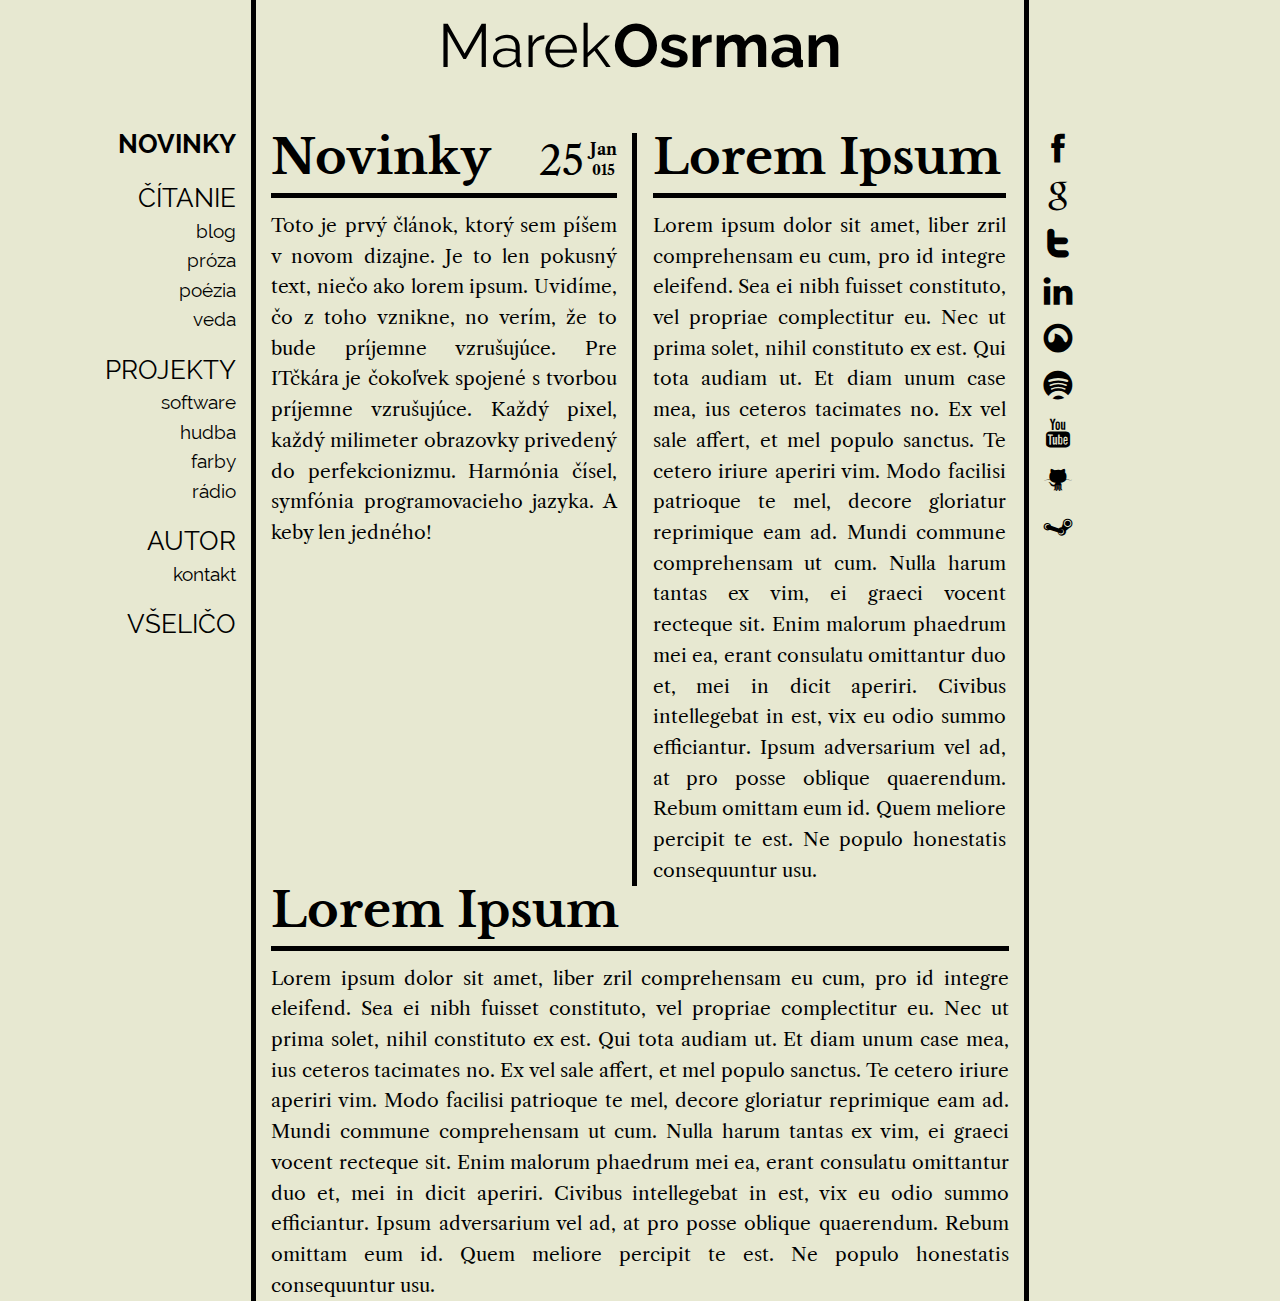
<file: index.html>
<!DOCTYPE html>
<html>
  <head>
    <meta charset="utf-8">
	<title>M</title>
    <link href="css/style.css" rel="stylesheet">
  </head>

<body>

<header>
	<h1>Marek<strong>Osrman</strong></h1>
</header>

<nav>
	<a class="actual" href="index.html" 			title="News"		 >Novinky</a>
	<a  			  href="blog.html" 				title="Read"			 >Čítanie</a>
		<a class="subnav" href=""						title="Blog"			>Blog</a>
        <a class="subnav" href=""                       title="Prosaic"         >Próza</a>
        <a class="subnav" href=""                       title="Poetic"          >Poézia</a>
		<a class="subnav" href=""						title="Papers"			>Veda</a>
	<a 				  href="projects.html" 			title="Projects hub"	 >Projekty</a>
		<a class="subnav" href=""						title="Software"		>Software</a>
		<a class="subnav" href=""						title="Music"			>Hudba</a>
        <a class="subnav" href=""                       title="Colors"          >Farby</a>
		<a class="subnav" href=""						title="Radio"			>Rádio</a>
	<a 				  href="about.html" 			title="About author"	 >Autor</a>
        <a class="subnav" href=""                       title="Contact"         >Kontakt</a>
	<a 				  href="something.html" 		title="Interesting Stuff">Všeličo</a>
</nav>

<section>
  <div class="full_width"></div>

  <article class="art_left">
    <h1>Novinky</h1>
    <span class="time">
        <span class="time_day">25</span>
        <span class="time_month">Jan</span>
        <span class="time_year">015</span>
    </span>
	<p>
        Toto je prvý článok, ktorý sem píšem v novom dizajne. Je to len pokusný text, niečo ako lorem
        ipsum. Uvidíme, čo z toho vznikne, no verím, že to bude príjemne vzrušujúce. Pre ITčkára
        je čokoľvek spojené s tvorbou príjemne vzrušujúce. Každý pixel, každý milimeter obrazovky
        privedený do perfekcionizmu. Harmónia čísel, symfónia programovacieho jazyka. A keby len
        jedného!
		 <!-- á é í ó ú ý ô ä ĺ <br> -->
		 <!-- ď ť ň ľ č ž š <br> -->
	</p>
  </article>

  <article class="art_right">
    <h1>Lorem Ipsum</h1>
	<p>
        Lorem ipsum dolor sit amet, liber zril comprehensam eu cum, pro id integre eleifend. Sea ei nibh fuisset constituto, vel propriae complectitur eu. Nec ut prima solet, nihil constituto ex est. Qui tota audiam ut.

        Et diam unum case mea, ius ceteros tacimates no. Ex vel sale affert, et mel populo sanctus. Te cetero iriure aperiri vim. Modo facilisi patrioque te mel, decore gloriatur reprimique eam ad. Mundi commune comprehensam ut cum.

        Nulla harum tantas ex vim, ei graeci vocent recteque sit. Enim malorum phaedrum mei ea, erant consulatu omittantur duo et, mei in dicit aperiri. Civibus intellegebat in est, vix eu odio summo efficiantur. Ipsum adversarium vel ad, at pro posse oblique quaerendum. Rebum omittam eum id. Quem meliore percipit te est. Ne populo honestatis consequuntur usu.

		 <!-- á é í ó ú ý ô ä ĺ <br> -->
		 <!-- ď ť ň ľ č ž š <br> -->
	</p>
  </article>

  <article>
    <h1>Lorem Ipsum</h1>
	<p>
        Lorem ipsum dolor sit amet, liber zril comprehensam eu cum, pro id integre eleifend. Sea ei nibh fuisset constituto, vel propriae complectitur eu. Nec ut prima solet, nihil constituto ex est. Qui tota audiam ut.

        Et diam unum case mea, ius ceteros tacimates no. Ex vel sale affert, et mel populo sanctus. Te cetero iriure aperiri vim. Modo facilisi patrioque te mel, decore gloriatur reprimique eam ad. Mundi commune comprehensam ut cum.

        Nulla harum tantas ex vim, ei graeci vocent recteque sit. Enim malorum phaedrum mei ea, erant consulatu omittantur duo et, mei in dicit aperiri. Civibus intellegebat in est, vix eu odio summo efficiantur. Ipsum adversarium vel ad, at pro posse oblique quaerendum. Rebum omittam eum id. Quem meliore percipit te est. Ne populo honestatis consequuntur usu.

		 <!-- á é í ó ú ý ô ä ĺ <br> -->
		 <!-- ď ť ň ľ č ž š <br> -->
	</p>
  </article>

</section>

<div class="nav_social">
    <a href="" title="Facebook">&#xf125;<span class="soc_name">Facebook</span></a>
    <a href="" title="Google">&#xf135;<span class="soc_name">Google</span></a>
    <a href="" title="Twitter">&#xf181;<span class="soc_name">Twitter</span></a>
    <a href="http://sk.linkedin.com/pub/marek-osrman/8b/26/560" title="LinkedIn">&#xf146;<span class="soc_name">LinkedIn</span></a>

    <a href="http://grooveshark.com/#!/taurusko" title="Grooveshark">&#xf13a;<span class="soc_name">Grooveshark</span></a>
    <a href="" title="Spotify">&#xf177;<span class="soc_name">Spotify</span></a>
    <a href="" title="Youtube">&#xf193;<span class="soc_name">YouTube</span></a>
    <a href="https://github.com/MarekOsrman" title="GitHub">&#xf133;<span class="soc_name">GitHub</span></a>
    <a href="http://steamcommunity.com/profiles/76561198081053866/" title="Steam">&#xf17a;<span class="soc_name">Steam</span></a>

</div>

<footer>
	<p>Copyright: <em>Marek Osrman</em></p>
	<p>Hosted on: <a href="https://github.com/" title="GitHub">GitHub.com</a></p>
	<p>DNS by: <a href="https://www.websupport.sk/" title="Websupport.sk">Websupport.sk</a></p>
</footer>

</body>
</html>
</file>
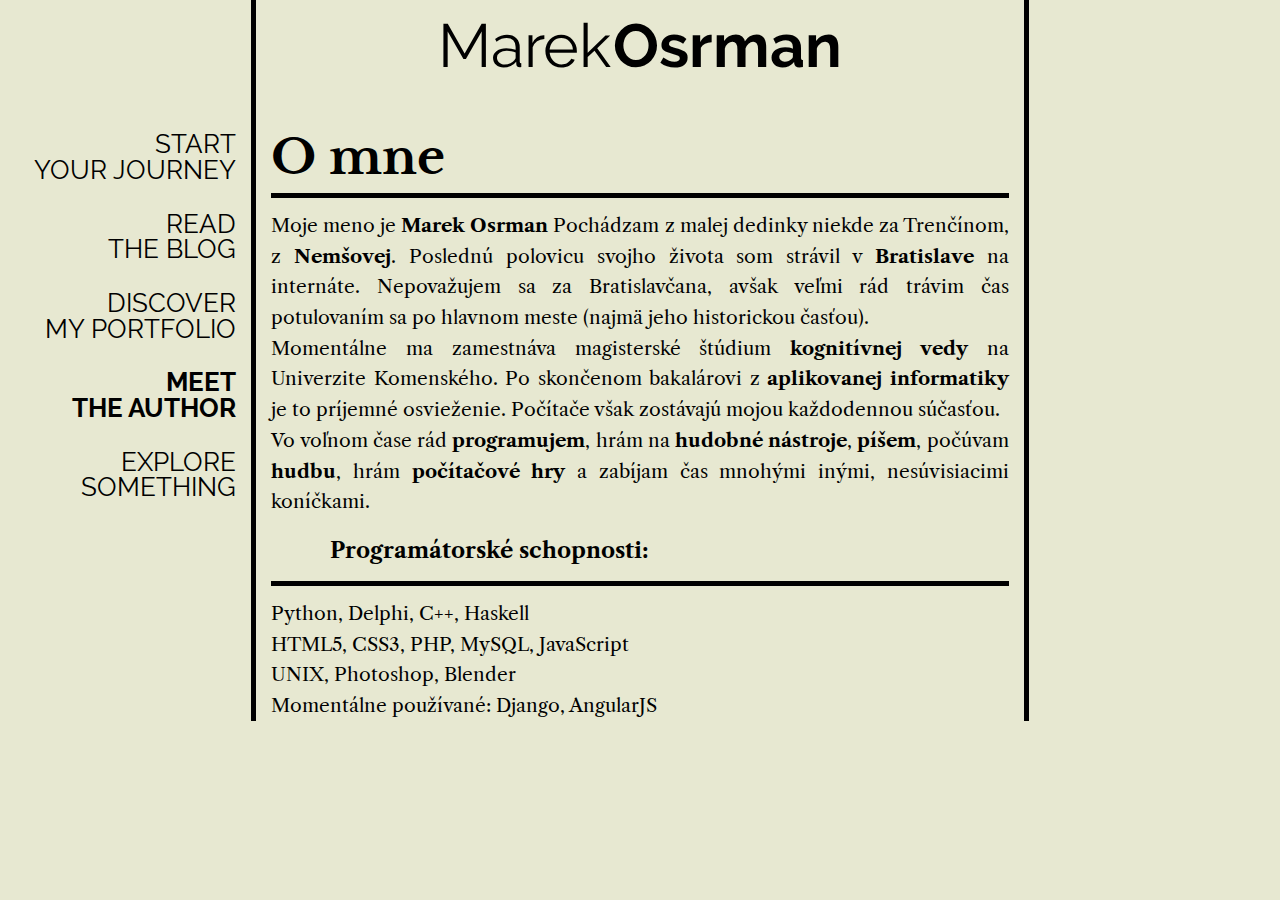
<file: about.html>
<!DOCTYPE html>
<html>
  <head>
    <meta charset="utf-8">
	<title>M</title>
    <link href="css/style.css" rel="stylesheet">
  </head>

<body>

<header>
	<h1>Marek<strong>Osrman</strong></h1>
</header>

<nav>
	<a 				  href="index.html" 			title="Main page"		 >Start<div class="nav_under">your journey</div></a>
	<a 				  href="blog.html" 				title="Blog"			 >Read<div class="nav_under">the blog</div></a>	
	<a 				  href="projects.html" 			title="Projects hub"	 >Discover<div class="nav_under">my portfolio</div></a>	
	<a class="actual" href="about.html" 			title="About author"	 >Meet<div class="nav_under">the author</div></a>
	<a 				  href="something.html" 		title="Interesting Stuff">Explore<div class="nav_under">something</div></a>
</nav>

<div class="full-line"></div>

<section>
  <article>
    <h1>O mne</h1>
	<p>
		Moje meno je <b>Marek Osrman</b> Pochádzam z malej dedinky niekde za Trenčínom, z <b>Nemšovej</b>. Poslednú
        polovicu svojho života som strávil v <b>Bratislave</b> na internáte. Nepovažujem sa za Bratislavčana, avšak
        veľmi rád trávim čas potulovaním sa po hlavnom meste (najmä jeho historickou časťou).
        <br>
        Momentálne ma zamestnáva magisterské štúdium <b>kognitívnej vedy</b> na Univerzite Komenského. Po skončenom
        bakalárovi z <b>aplikovanej informatiky</b> je to príjemné osvieženie. Počítače však zostávajú mojou
        každodennou súčasťou.
        <br>
        Vo voľnom čase rád <b>programujem</b>, hrám na <b>hudobné nástroje</b>, <b>píšem</b>, počúvam <b>hudbu</b>,
        hrám <b>počítačové hry</b> a zabíjam čas mnohými inými, nesúvisiacimi koníčkami.
	</p>
	<h2>Programátorské schopnosti:</h2>
	<p>
		Python, Delphi, C++, Haskell <br>
		HTML5, CSS3, PHP, MySQL, JavaScript <br>
		UNIX, Photoshop, Blender <br>
        Momentálne používané: Django, AngularJS
	</p>
  </article>
</section>

<footer>
	<p>Copyright: <em>Marek Osrman</em></p>
	<p>Hosted on: <a href="https://github.com/" title="GitHub">GitHub.com</a></p>
	<p>DNS by: <a href="https://www.websupport.sk/" title="Websupport.sk">Websupport.sk</a></p>
</footer>

</body>
</html>
</file>
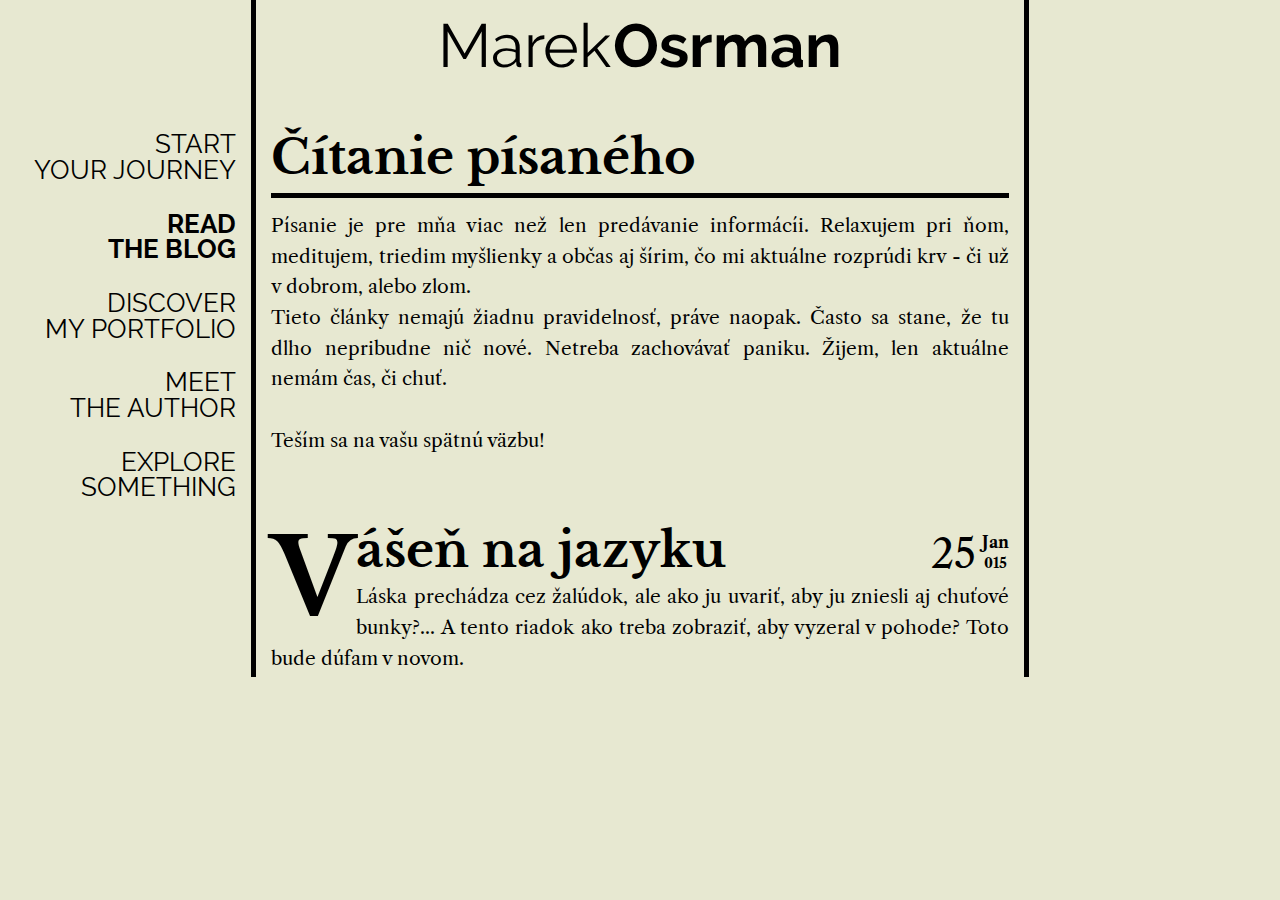
<file: blog.html>
<!DOCTYPE html>
<html>
  <head>
    <meta charset="utf-8">
	<title>M</title>
    <link href="css/style.css" rel="stylesheet">
  </head>

<body>

<header>
	<h1>Marek<strong>Osrman</strong></h1>
</header>

<nav>
	<a 				  href="index.html" 			title="Main page"		 >Start<div class="nav_under">your journey</div></a>
	<a class="actual" href="blog.html" 				title="Blog"			 >Read<div class="nav_under">the blog</div></a>	
	<a 				  href="projects.html" 			title="Projects hub"	 >Discover<div class="nav_under">my portfolio</div></a>	
	<a 				  href="about.html" 			title="About author"	 >Meet<div class="nav_under">the author</div></a>
	<a 				  href="something.html" 		title="Interesting Stuff">Explore<div class="nav_under">something</div></a>
</nav>

<div class="full-line"></div>

<section>
  <article>
    <h1>Čítanie písaného</h1>
	<p>
		Písanie je pre mňa viac než len predávanie informácíi. Relaxujem pri ňom, meditujem, triedim myšlienky
        a občas aj šírim, čo mi aktuálne rozprúdi krv - či už v dobrom, alebo zlom.
        <br>
        Tieto články nemajú žiadnu pravidelnosť, práve naopak. Často sa stane, že tu dlho nepribudne nič nové.
        Netreba zachovávať paniku. Žijem, len aktuálne nemám čas, či chuť.
        <br><br>
        Teším sa na vašu spätnú väzbu!
        <br><br>
	</p>
  </article>
  
  
  <a href="blogs/04-05-2014_20-14_cestoviny.html">
		<div class="read_whole">Čítaj celý článok...</div>
  <h2>Vášeň na jazyku</h2>
      <span class="time">
        <span class="time_day">25</span>
        <span class="time_month">Jan</span>
        <span class="time_year">015</span>
    </span>
  <p>
	Láska prechádza cez žalúdok, ale ako ju uvariť, aby ju zniesli aj chuťové bunky?...
      A tento riadok ako treba zobraziť, aby vyzeral v pohode? Toto bude dúfam v novom.
  </p>
  </a>
</section>

<footer>
	<p>Copyright: <em>Marek Osrman</em></p>
	<p>Hosted on: <a href="https://github.com/" title="GitHub">GitHub.com</a></p>
	<p>DNS by: <a href="https://www.websupport.sk/" title="Websupport.sk">Websupport.sk</a></p>
</footer>

</body>
</html>
</file>
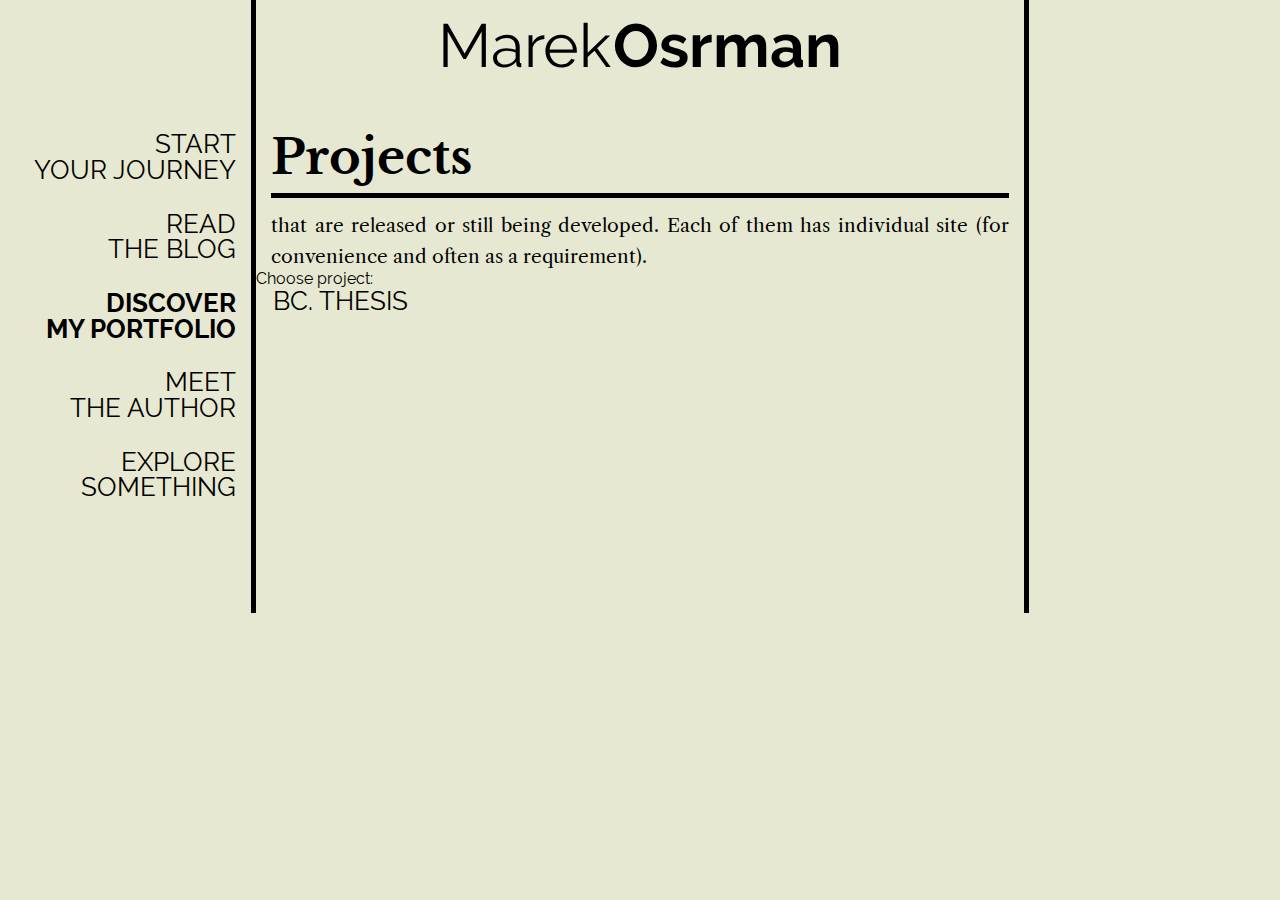
<file: projects.html>
<!DOCTYPE html>
<html>
  <head>
    <meta charset="utf-8">
    <title>M</title>
    <link href="css/style.css" rel="stylesheet">
  </head>

<body>

<header>
	<h1>Marek<strong>Osrman</strong></h1>
</header>

<nav>
	<a 				  href="index.html" 			title="Main page"		 >Start<div class="nav_under">your journey</div></a>
	<a  			  href="blog.html" 				title="Blog"			 >Read<div class="nav_under">the blog</div></a>	
	<a class="actual" href="projects.html" 			title="Projects hub"	 >Discover<div class="nav_under">my portfolio</div></a>	
	<a 				  href="about.html" 			title="About author"	 >Meet<div class="nav_under">the author</div></a>
	<a 				  href="something.html" 		title="Interesting Stuff">Explore<div class="nav_under">something</div></a>
</nav>

<div class="full-line"></div>

<section>
  <article>
    <h1>Projects</h1>
    <p>
		that are released or still being developed. Each of them has individual site (for convenience and often as a requirement).
    </p>
  </article>
  
  <nav class="nav_project">
	<h2>Choose project:</h2>
	<a href="projects/Bachelor/bachelor.html" title="Bc. Thesis">Bc. Thesis</a>
	<!-- <a href="projects/Splay/splay.html" title="Splay Tree">Splay Tree</a> -->
  </nav>
  
</section>


<footer>
	<p>Copyright: <em>Marek Osrman</em></p>
	<p>Hosted on: <a href="https://github.com/" title="GitHub">GitHub.com</a></p>
	<p>DNS by: <a href="https://www.websupport.sk/" title="Websupport.sk">Websupport.sk</a></p>
</footer>


</body>
</html>
</file>
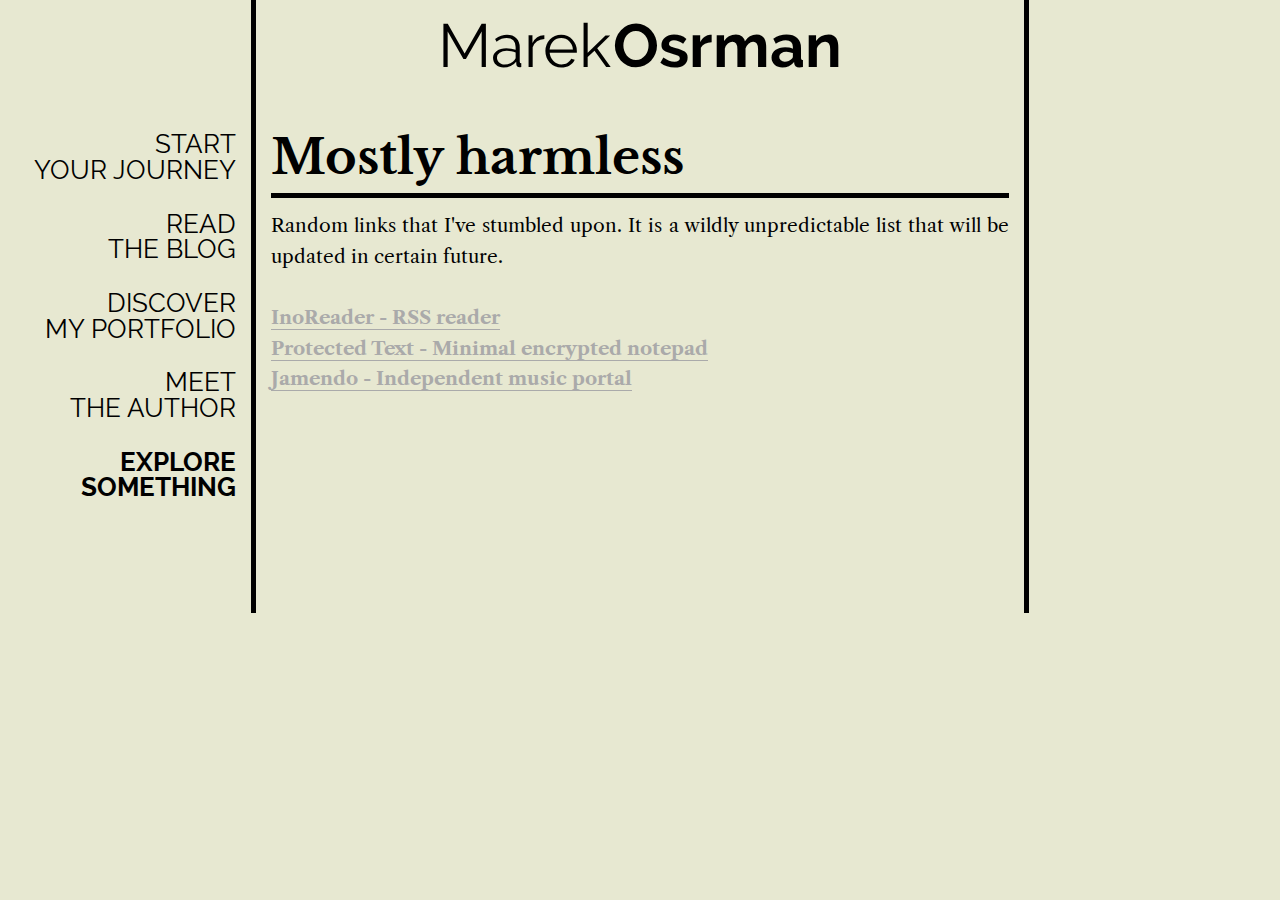
<file: something.html>
<!DOCTYPE html>
<html>
  <head>
    <meta charset="utf-8">
	<title>M</title>
    <link href="css/style.css" rel="stylesheet">
  </head>

<body>

<header>
	<h1>Marek<strong>Osrman</strong></h1>
</header>

<nav>
	<a 				  href="index.html" 			title="Main page"		 >Start<div class="nav_under">your journey</div></a>
	<a  			  href="blog.html" 				title="Blog"			 >Read<div class="nav_under">the blog</div></a>	
	<a 				  href="projects.html" 			title="Projects hub"	 >Discover<div class="nav_under">my portfolio</div></a>	
	<a 				  href="about.html" 			title="About author"	 >Meet<div class="nav_under">the author</div></a>
	<a class="actual" href="something.html" 		title="Interesting Stuff">Explore<div class="nav_under">something</div></a>
</nav>

<div class="full-line"></div>

<section>
  <article>
    <h1>Mostly harmless</h1>
	<p>
		Random links that I've stumbled upon. It is a wildly unpredictable list that will be updated in certain future.
		<br><br>
		<a href="http://www.inoreader.com">InoReader - RSS reader</a> <br>
		<a href="http://www.protectedtext.com">Protected Text - Minimal encrypted notepad</a> <br>
		<a href="http://www.jamendo.com">Jamendo - Independent music portal</a></a>
		<br><br>
	</p>
  </article>
</section>

<footer>
	<p>Copyright: <em>Marek Osrman</em></p>
	<p>Hosted on: <a href="https://github.com/" title="GitHub">GitHub.com</a></p>
	<p>DNS by: <a href="https://www.websupport.sk/" title="Websupport.sk">Websupport.sk</a></p>
</footer>

</body>
</html>
</file>
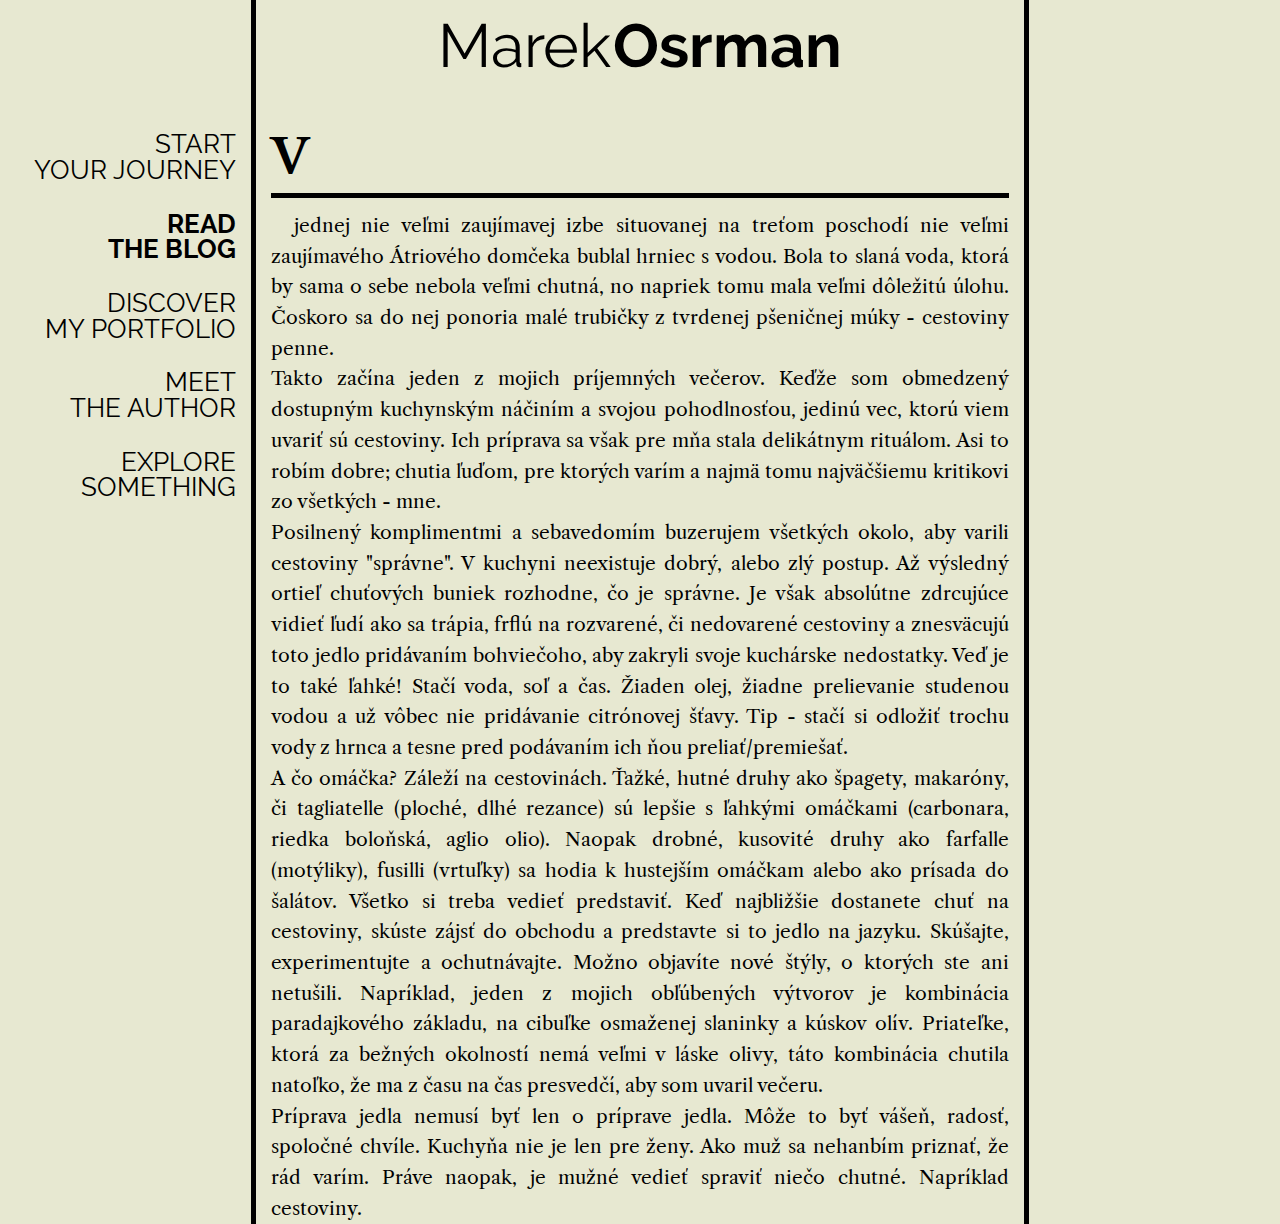
<file: blogs/04-05-2014_20-14_cestoviny.html>
<!DOCTYPE html>
<html>
  <head>
    <meta charset="utf-8">
	<title>M</title>
    <link href="../css/style.css" rel="stylesheet">
  </head>

<body>

<header>
	<h1>Marek<strong>Osrman</strong></h1>
</header>

<nav>
	<a 				  href="../index.html" 			title="Main page"		 >Start<div class="nav_under">your journey</div></a>
	<a class="actual" href="../blog.html" 			title="Blog"			 >Read<div class="nav_under">the blog</div></a>	
	<a 				  href="../projects.html" 		title="Projects hub"	 >Discover<div class="nav_under">my portfolio</div></a>	
	<a				  href="../about.html" 			title="About author"	 >Meet<div class="nav_under">the author</div></a>
	<a 				  href="../something.html" 		title="Interesting Stuff">Explore<div class="nav_under">something</div></a>
</nav>

<div class="full-line"></div>

<section>
  <article>
    <h1>V</h1>
	<p>
		&nbsp; jednej nie veľmi zaujímavej izbe situovanej na treťom poschodí nie veľmi zaujímavého Átriového domčeka bublal hrniec s vodou. Bola to slaná voda, ktorá by sama o sebe nebola veľmi chutná, no napriek tomu mala veľmi dôležitú úlohu. Čoskoro sa do nej ponoria malé trubičky z tvrdenej pšeničnej múky - cestoviny penne.
		<br> Takto začína jeden z mojich príjemných večerov. Keďže som obmedzený dostupným kuchynským náčiním a svojou pohodlnosťou, jedinú vec, ktorú viem uvariť sú cestoviny. Ich príprava sa však pre mňa stala delikátnym rituálom. Asi to robím dobre; chutia ľuďom, pre ktorých varím a najmä tomu najväčšiemu kritikovi zo všetkých - mne.
		<br> Posilnený komplimentmi a sebavedomím buzerujem všetkých okolo, aby varili cestoviny "správne". V kuchyni neexistuje dobrý, alebo zlý postup. Až výsledný ortieľ chuťových buniek rozhodne, čo je správne. Je však absolútne zdrcujúce vidieť ľudí ako sa trápia, frflú na rozvarené, či nedovarené cestoviny a znesväcujú toto jedlo pridávaním bohviečoho, aby zakryli svoje kuchárske nedostatky. Veď je to také ľahké! Stačí voda, soľ a čas. Žiaden olej, žiadne prelievanie studenou vodou a už vôbec nie pridávanie citrónovej šťavy. Tip - stačí si odložiť trochu vody z hrnca a tesne pred podávaním ich ňou preliať/premiešať.
		<br> A čo omáčka? Záleží na cestovinách. Ťažké, hutné druhy ako špagety, makaróny, či tagliatelle (ploché, dlhé rezance) sú lepšie s ľahkými omáčkami (carbonara, riedka boloňská, aglio olio). Naopak drobné, kusovité druhy ako farfalle (motýliky), fusilli (vrtuľky) sa hodia k hustejším omáčkam alebo ako prísada do šalátov. Všetko si treba vedieť predstaviť. Keď najbližšie dostanete chuť na cestoviny, skúste zájsť do obchodu a predstavte si to jedlo na jazyku. Skúšajte, experimentujte a ochutnávajte. Možno objavíte nové štýly, o ktorých ste ani netušili. Napríklad, jeden z mojich obľúbených výtvorov je kombinácia paradajkového základu, na cibuľke osmaženej slaninky a kúskov olív. Priateľke, ktorá za bežných okolností nemá veľmi v láske olivy, táto kombinácia chutila natoľko, že ma z času na čas presvedčí, aby som uvaril večeru.
		<br> Príprava jedla nemusí byť len o príprave jedla. Môže to byť vášeň, radosť, spoločné chvíle. Kuchyňa nie je len pre ženy. Ako muž sa nehanbím priznať, že rád varím. Práve naopak, je mužné vedieť spraviť niečo chutné. Napríklad cestoviny.

	</p>
  </article>
</section>

<footer>
	<p>Copyright: <em>Marek Osrman</em></p>
	<p>Hosted on: <a href="https://github.com/" title="GitHub">GitHub.com</a></p>
	<p>DNS by: <a href="https://www.websupport.sk/" title="Websupport.sk">Websupport.sk</a></p>
</footer>

</body>
</html>
</file>
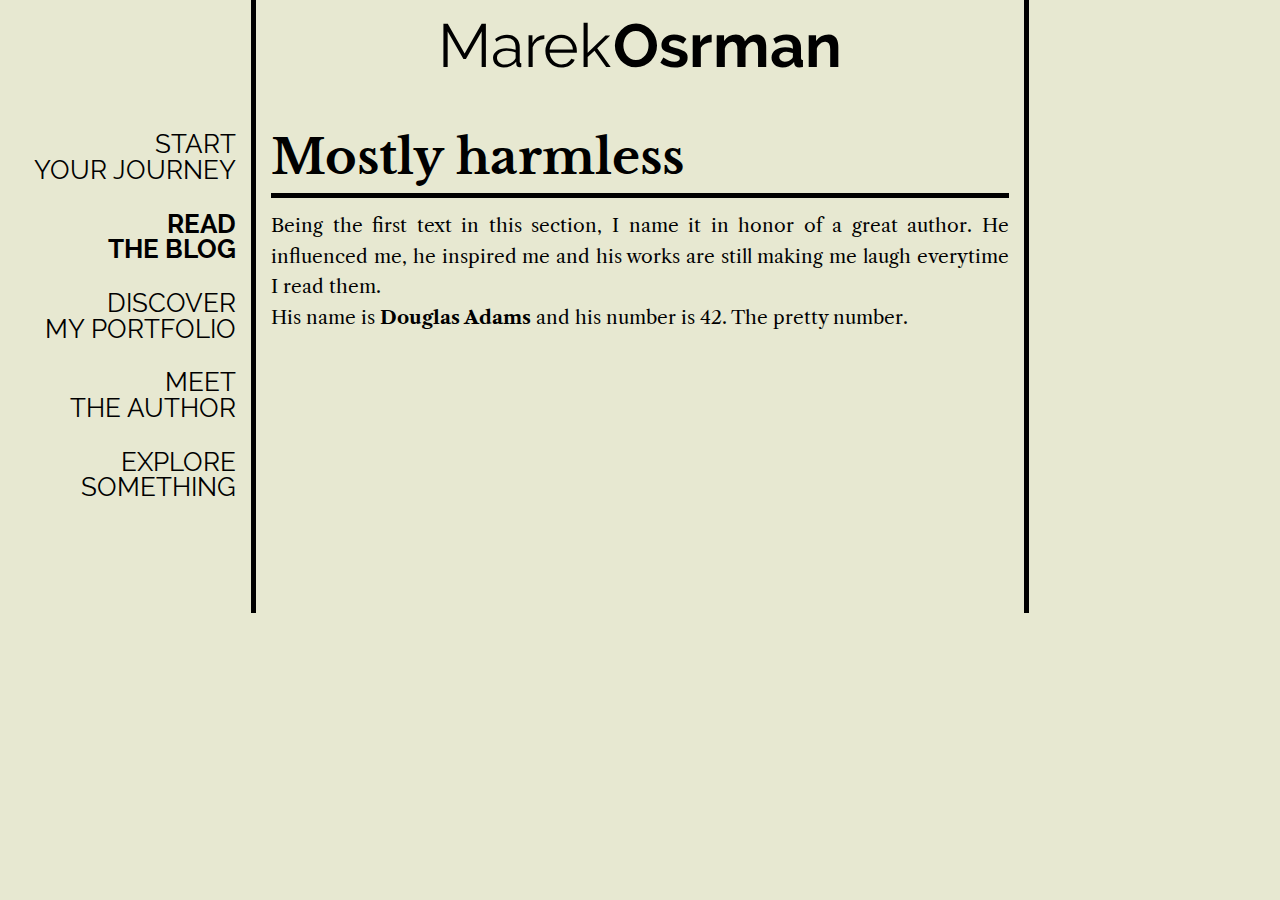
<file: blogs/aaa_example.html>
<!DOCTYPE html>
<html>
  <head>
    <meta charset="utf-8">
	<title>M</title>
    <link href="../css/style.css" rel="stylesheet">
  </head>

<body>

<header>
	<h1>Marek<strong>Osrman</strong></h1>
</header>

<nav>
	<a 				  href="../index.html" 			title="Main page"		 >Start<p	>your journey</p></a>
	<a class="actual" href="../blog.html" 			title="Blog"			 >Read<p	>the blog</p></a>	
	<a 				  href="../projects.html" 		title="Projects hub"	 >Discover<p>my portfolio</p></a>	
	<a				  href="../about.html" 			title="About author"	 >Meet<p	>the author</p></a>
	<a 				  href="../something.html" 		title="Interesting Stuff">Explore<p	>something</p></a>
</nav>

<div class="full-line"></div>

<section>
  <article>
    <h1>Mostly harmless</h1>
	<p>
		Being the first text in this section, I name it in honor of a great author. He influenced me, he inspired me and his works are still making me laugh everytime I read them.<br>
		His name is <b>Douglas Adams</b> and his number is 42. The pretty number.
	</p>
  </article>
</section>

<footer>
	<p>Copyright: <em>Marek Osrman</em></p>
	<p>Hosted on: <a href="https://github.com/" title="GitHub">GitHub.com</a></p>
	<p>DNS by: <a href="https://www.websupport.sk/" title="Websupport.sk">Websupport.sk</a></p>
</footer>

</body>
</html>
</file>
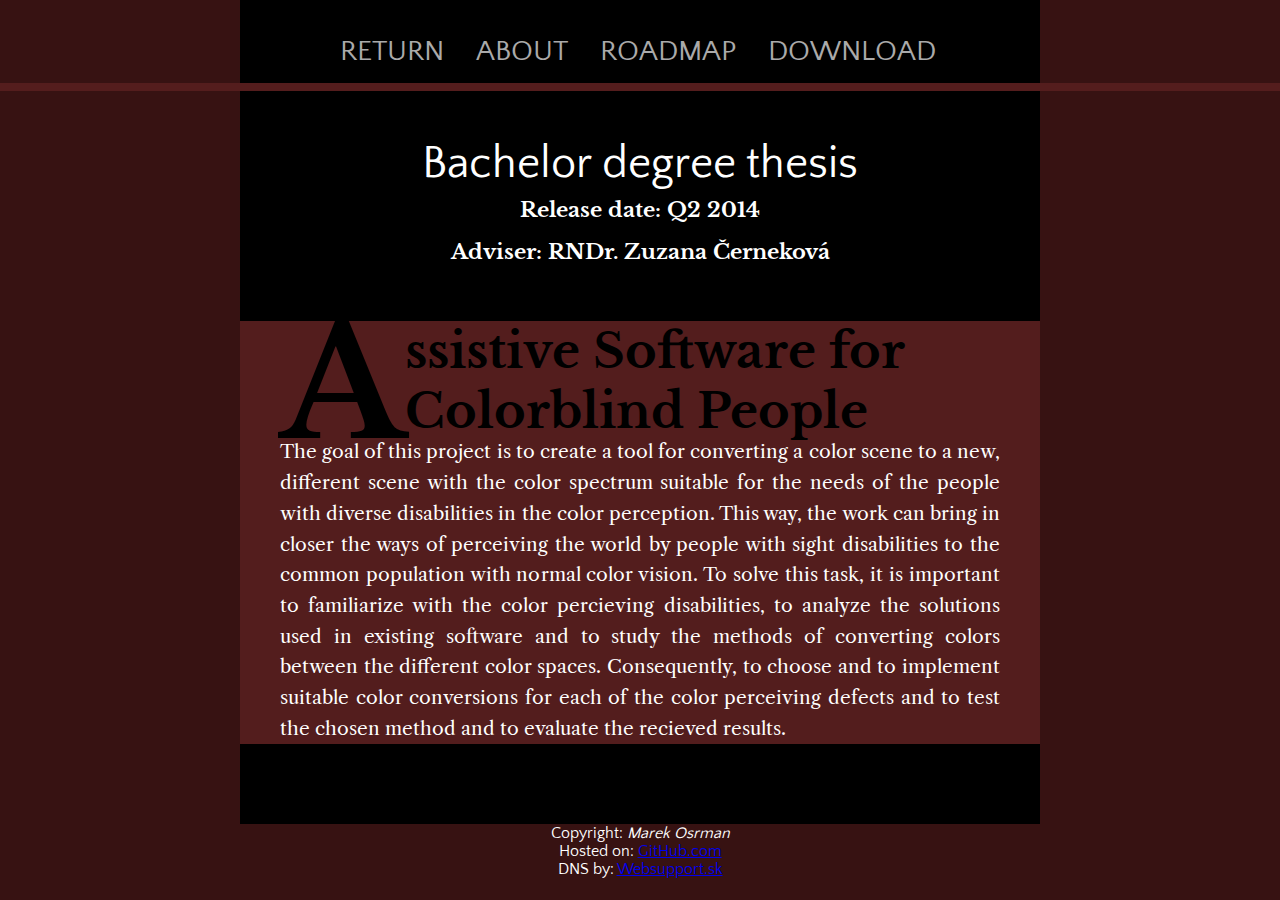
<file: projects/Bachelor/bachelor.html>
<!DOCTYPE html>
<html>
  <head>
    <meta charset="utf-8">
    <title>M</title>
	<link href="../../css/style_p.css" rel="stylesheet">
  </head>
<body>
	

<nav>
	<a href="../../projects.html">Return</a>
	<a href="bachelor.html">About</a>
	<a href="roadmap.html">Roadmap</a>
	<a href="download.html">Download</a>
</nav>

<div class="full-line"></div>

<header>
	<h1>Bachelor degree thesis</h1>
	<h2>Release date: Q2 2014</h2>
	<h2>Adviser: RNDr. Zuzana Černeková</h2>
</header>

<section>
	<article>
	  <h1>
		Assistive Software for Colorblind People
	  </h1>
	  <p>
		The goal of this project is to create a tool for converting a color scene to a new, different scene with the color spectrum suitable for the needs of the people with diverse disabilities in the color perception. This way, the work can bring in closer the ways of perceiving the world by people with sight disabilities to the common population with normal color vision.
		To solve this task, it is important to familiarize with the color percieving disabilities, to analyze the solutions used in existing software and to study the methods of converting colors between the different color spaces. Consequently, to choose and to implement suitable color conversions for each of the color perceiving defects and to test the chosen method and to evaluate the recieved results.
	  </p>
	</article>
</section>

<footer>
	<p>Copyright: <em>Marek Osrman</em></p>
	<p>Hosted on: <a href="https://github.com/" title="GitHub">GitHub.com</a></p>
	<p>DNS by: <a href="https://www.websupport.sk/" title="Websupport.sk">Websupport.sk</a></p>
</footer>


</body>
</html>
</file>
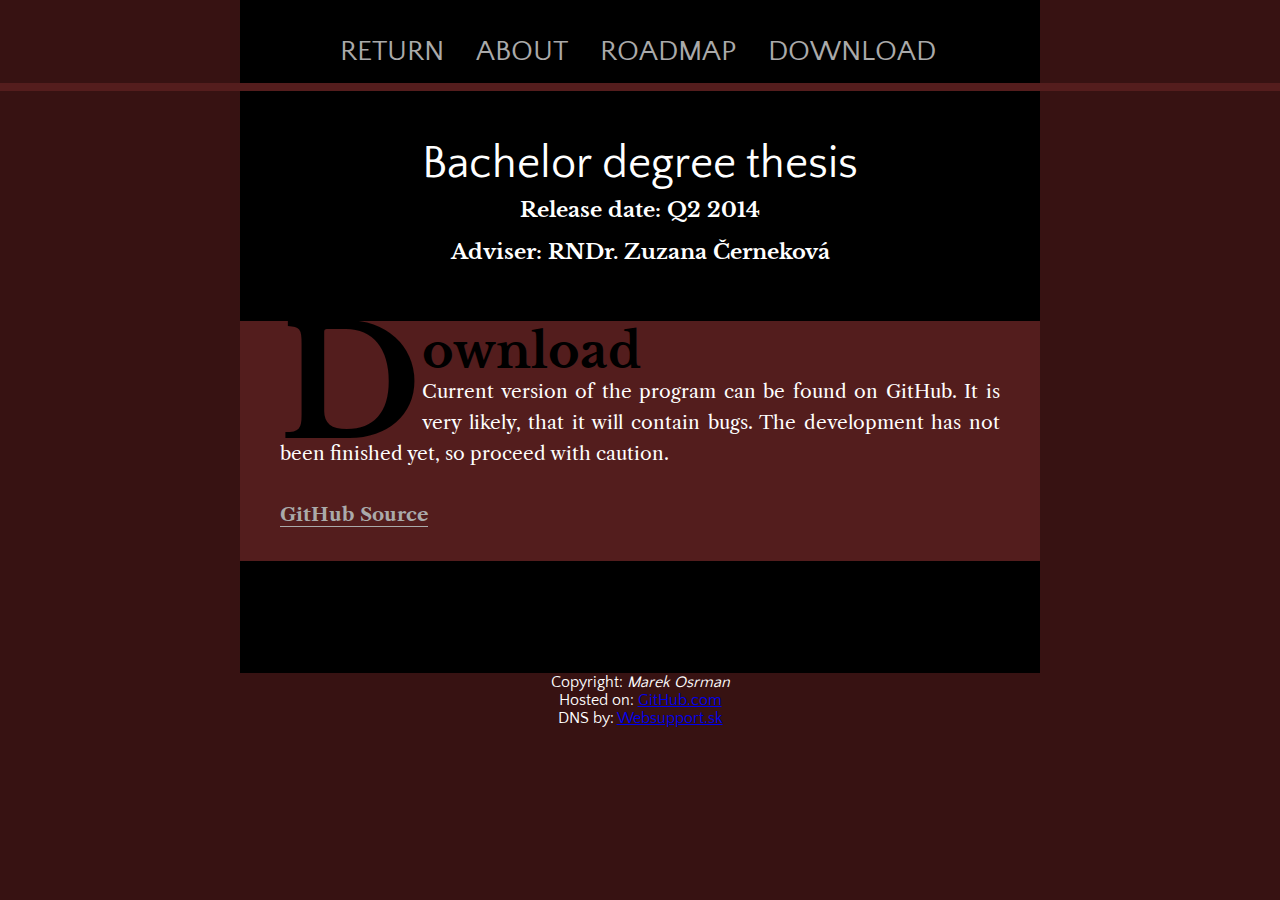
<file: projects/Bachelor/download.html>
<!DOCTYPE html>
<html>
  <head>
    <meta charset="utf-8">
    <title>M</title>
	<link href="../../css/style_p.css" rel="stylesheet">
  </head>
<body>
	

<nav>
	<a href="../../projects.html">Return</a>
	<a href="bachelor.html">About</a>
	<a href="roadmap.html">Roadmap</a>
	<a href="download.html">Download</a>
</nav>

<div class="full-line"></div>

<header>
	<h1>Bachelor degree thesis</h1>
	<h2>Release date: Q2 2014</h2>
	<h2>Adviser: RNDr. Zuzana Černeková</h2>
</header>

<section>
	<article>
	  <h1>
		Download
	  </h1>
	  <p>
		Current version of the program can be found on GitHub. It is very likely, that it will contain bugs. The development
		has not been finished yet, so proceed with caution.<br><br>
		<a href="">GitHub Source</a>
		<br><br>
	  </p>
	</article>
</section>

<footer>
	<p>Copyright: <em>Marek Osrman</em></p>
	<p>Hosted on: <a href="https://github.com/" title="GitHub">GitHub.com</a></p>
	<p>DNS by: <a href="https://www.websupport.sk/" title="Websupport.sk">Websupport.sk</a></p>
</footer>


</body>
</html>
</file>
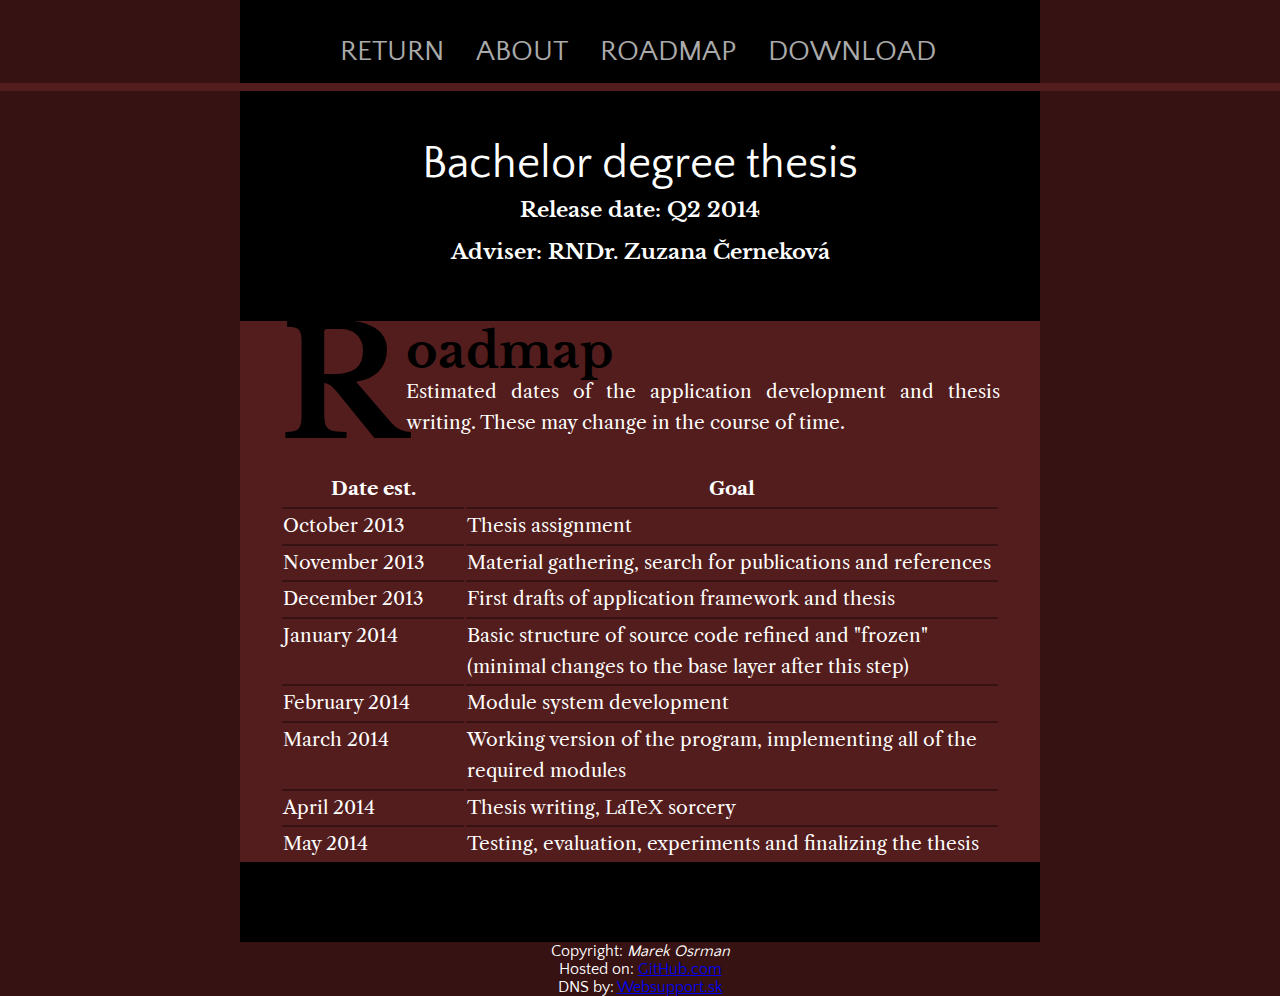
<file: projects/Bachelor/roadmap.html>
<!DOCTYPE html>
<html>
  <head>
    <meta charset="utf-8">
    <title>M</title>
	<link href="../../css/style_p.css" rel="stylesheet">
  </head>
<body>
	

<nav>
	<a href="../../projects.html">Return</a>
	<a href="bachelor.html">About</a>
	<a href="roadmap.html">Roadmap</a>
	<a href="download.html">Download</a>
</nav>

<div class="full-line"></div>

<header>
	<h1>Bachelor degree thesis</h1>
	<h2>Release date: Q2 2014</h2>
	<h2>Adviser: RNDr. Zuzana Černeková</h2>
</header>

<section>
	<article>
	  <h1>
		Roadmap
	  </h1>
	  <p>
		Estimated dates of the application development and thesis writing. These may change
		in the course of time.
		<br><br>
	  </p>
	  <table>
		<tr>
			<th>Date est.</th>
			<th>Goal</th>
		</tr>
		<tr>
			<td>October 2013</td>
		    <td>Thesis assignment</td>
	  	</tr>
	  	<tr>
			<td>November 2013</td>
			<td>Material gathering, search for publications and references</td>
	  	</tr>
	  	<tr>
			<td>December 2013</td>
			<td>First drafts of application framework and thesis</td>
	  	</tr>
	  	<tr>
			<td>January 2014</td>
			<td>Basic structure of source code refined and "frozen" (minimal changes to the base layer after this step)</td>
	  	</tr>
	  	<tr>
			<td>February 2014</td>
			<td>Module system development</td>
	  	</tr>
	  	<tr>
			<td>March 2014</td>
			<td>Working version of the program, implementing all of the required modules</td>
	  	</tr>
	  	<tr>
			<td>April 2014</td>
			<td>Thesis writing, LaTeX sorcery</td>
	  	</tr>
	  	<tr>
			<td>May 2014</td>
			<td>Testing, evaluation, experiments and finalizing the thesis</td>
	  	</tr>
	  </table>
	</article>
</section>

<footer>
	<p>Copyright: <em>Marek Osrman</em></p>
	<p>Hosted on: <a href="https://github.com/" title="GitHub">GitHub.com</a></p>
	<p>DNS by: <a href="https://www.websupport.sk/" title="Websupport.sk">Websupport.sk</a></p>
</footer>


</body>
</html>
</file>
<file: css/style.css>
@font-face {
	font-family: QuattrocentoSans;
	src: url('../fonts/QuattrocentoSans/QuattrocentoSans-Regular.ttf');
	font-weight: normal;
	font-style: normal;
}
@font-face {
	font-family: QuattrocentoSans;
	src: url('../fonts/QuattrocentoSans/QuattrocentoSans-Bold.ttf');
	font-weight: bold;
	font-style: normal;
}
@font-face {
	font-family: LibreCaslon;
	src: url('../fonts/LibreCaslon/LibreCaslonText-Regular.ttf');
	font-weight: normal;
	font-style: normal;
}
@font-face {
	font-family: LibreCaslon;
	src: url('../fonts/LibreCaslon/LibreCaslonText-Bold.ttf');
	font-weight: bold;
	font-style: normal;
}

@font-face {
	font-family: LibreBaskerville;
	src: url('../fonts/LibreBaskerville/LibreBaskerville-Bold.ttf');
	font-weight: bold;
	font-style: normal;
}



@font-face {
    font-family: Raleway;
    src: url('../fonts/Raleway-Regular.ttf');
    font-weight: normal;
    font-style: normal;
}

@font-face {
    font-family: Raleway;
    src: url('../fonts/Raleway-Bold.ttf');
    font-weight: bold;
    font-style: normal;
}

@font-face {
    font-family: JustVector;
    src: url('../fonts/JustVector_social.ttf');
    font-weight: normal;
    font-style: normal;
}



/* Eric Meyer's Reset CSS v2.0 - http://cssreset.com */
//html,body,div,span,applet,object,iframe,h1,h2,h3,h4,h5,h6,p,blockquote,pre,a,abbr,acronym,address,big,cite,code,del,dfn,em,img,ins,kbd,q,s,samp,small,strike,strong,sub,sup,tt,var,b,u,i,center,dl,dt,dd,ol,ul,li,fieldset,form,label,legend,table,caption,tbody,tfoot,thead,tr,th,td,article,aside,canvas,details,embed,figure,figcaption,footer,header,hgroup,menu,nav,output,ruby,section,summary,time,mark,audio,video{border:0;font-size:100%;font:inherit;vertical-align:baseline;margin:0;padding:0}article,aside,details,figcaption,figure,footer,header,hgroup,menu,nav,section{display:block}body{line-height:1}ol,ul{list-style:none}blockquote,q{quotes:none}blockquote:before,blockquote:after,q:before,q:after{content:none}table{border-collapse:collapse;border-spacing:0}

    /**
    * Eric Meyer's Reset CSS v2.0 (http://meyerweb.com/eric/tools/css/reset/)
    * http://cssreset.com
    */
    html, body, div, span, applet, object, iframe,
    h1, h2, h3, h4, h5, h6, p, blockquote, pre,
    a, abbr, acronym, address, big, cite, code,
    del, dfn, em, img, ins, kbd, q, s, samp,
    small, strike, strong, sub, sup, tt, var,
    b, u, i, center,
    dl, dt, dd, ol, ul, li,
    fieldset, form, label, legend,
    table, caption, tbody, tfoot, thead, tr, th, td,
    article, aside, canvas, details, embed,
    figure, figcaption, footer, header, hgroup,
    menu, nav, output, ruby, section, summary,
    time, mark, audio, video,
    .full-line, .nav_project {
    margin: 0;
    padding: 0;
    border: 0;
    font-size: 100%;
    font: inherit;
    vertical-align: baseline;
    }
    /* HTML5 display-role reset for older browsers */
    article, aside, details, figcaption, figure,
    footer, header, hgroup, menu, nav, section {
    display: block;
    }
    body {
    line-height: 1;
    }
    ol, ul {
    list-style: none;
    }
    blockquote, q {
    quotes: none;
    }
    blockquote:before, blockquote:after,
    q:before, q:after {
    content: '';
    content: none;
    }
    table {
    border-collapse: collapse;
    border-spacing: 0;
    }


html {
	overflow-y :scroll;
}

/* FONTS */

body { 
	font-family: 'Raleway', sans-serif;}
section > a > h2 {
	font-family: 'LibreBaskerville', serif;}
section > a > p {
	font-family: 'LibreCaslon', serif;}
article h1 {
	font-family: 'LibreBaskerville', serif;}
article > p,
article > h2,
article > p > a {
	font-family: 'LibreCaslon', serif;}


/* COLORS */
/* Wine palette: 541D1D 371212 777777 AAAAAA FFFFFF 000000 */


body,
header,
nav,
section,
article {
	background-color: #E7E8D1;
	color: #000000;
}
nav > a,
nav > a > .nav_under {
	color: #000000;
}
.full-line,
nav > a:hover,
nav > a:hover > .nav_under,
nav > a:focus,
nav > a:focus > .nav_under {
	background-color: #000000;
	color: #FFFFFF;
}
section > a {
}
section > a:hover {
    background-color: grey;
}
section > a:hover > p,
section > a:hover > h2,
section > a:hover > .time{
    color: #333333;
}
section > a > .read_whole {
    background: rgba(231, 232, 209, 0.9);
    //background-color: #E7E8D1;
	color: black;
}
section > a > h2 {
	color: #000000;	
}
section > a > p {
	color: #000000;
}
article > h1 {
	color: #000000;
}
article > p > a, 
footer > p > a {
	color: #AAAAAA;
	border-color: #AAAAAA;
}
article > p > a:hover, 
footer > p > a:hover {
	color: #FFFFFF;
	border-color: #FFFFFF;
}

.time {
    color: black;
}


/* BASIC LAYOUT */

header {
	//width: 800px;
    width: 60%;
}

nav {
	width: 20%;
    margin-left: -5px;
}

section {
    width: 60%;
}

.nav_social {
    width: 20%;
    margin-right: -5px;
}



header {
	padding-top: 1em;
    padding-bottom: 3em;
	text-align: center;
	margin: 0 auto;
	//margin-bottom: 3em;
	border: 5px solid black;
    border-style: none solid none solid;
}

header > h1 {
	font-size: 3.8em;
	font-weight: normal;
}

header > h1 > strong {
	font-weight: bold;
    padding-left: 2px;
}




nav {
	float: left;
	//padding-left: 5%;
}

nav > a {
	font-size: 1.6em;
	text-decoration: none;
	text-transform: uppercase;
	text-align: right;
	padding: 3% 6% 2% 1%;
	display: block;
	margin-top: 6%;
}

nav > a:first-child {
    margin-top: 0;
}

nav > .actual {
    font-weight: bold;

}

nav > .subnav {
	font-size: 1.2em;
	text-transform: lowercase;
    padding-top: 2%;
    padding-bottom: 2%;
	margin-top: 0;
}



.nav_project > a {
	display: block;
	width: auto;
	padding: 1%;
	margin: 0;
}



section {
	float: left;
	min-height: 30em;
	padding: 0;
    padding-top: 8px;
	border: 5px solid black;
    border-style: none solid none solid;
}

section > a {
	display: block;
	position: relative;
	margin: 2em 0 0 0;
	padding: 1% 2% 0.5% 2%;
	text-decoration: none;
}

section > a > .read_whole {
	display: none;
	font-size: 2.5em;
}

section > a:hover > .read_whole {
	display: block;
	position: absolute;
	z-index: 5;
	margin: auto;
	left: 0;
	right: 0;
	top: 0;
	bottom: 0;
	height: 30%;
    width: 60%;
    text-align: center;
    padding: 1.5% 1% 1% 1%;
}

section > a > h2 {
	font-weight: bold;
	font-size: 3em;
	margin: 0 0 0 0;
}

section > a > h2:first-letter {
	float: left;
	font-size: 2.2em;
	padding: 0 0 0 0;
	margin: 0 0 0 0;
}

section > a > p {
	text-align: justify;
	padding: 1% 0 0% 0;
	font-size: 1.2em;
	line-height: 1.6em;
}


.art_left {
    width: 45%;
    float: left;
}

.art_right {
    width: 46%;
    float: left;
    border-left: 5px solid black;
}

.time {
    font-family: 'LibreCaslon', serif;
    font-weight: bold;

    float: right;
    position: relative;
    margin-top: -2.5em;
}

.time_day {
    font-weight: normal;
    font-size: 2.5em;
}

.time_month {
    float: right;
    //padding-bottom: 3px;
    //border-bottom: 1px solid black;
    margin-left: -2em;
}

.time_year {
    //margin-right: -5px;
    margin-left: -2px;
    padding-left: 6px;
    //border-top: 1px solid black;
    padding-top: 0px;
    padding-right: 2px;
    font-size: 0.9em;
}


article {
	//margin: 0 auto;
	//border-left: 3em solid #600000;
    padding: 0 2% 0 2%;
    //margin: 0 5px 0 5px;
    //border: 2px solid black;
    //border-style: none solid none solid;
}

article h1 {
	font-weight: bold;
	font-size: 3em;
}

article > h1:first-letter {
	//font-size: 1em;
	//margin-left: 2%;
}

article > p {
	font-size: 1.2em;
	text-align: justify;
	line-height: 1.6em;
    padding-top: 12px;
    margin-top: 12px;
    border-top: 5px solid black;
}


article > h2 {
	font-size: 1.4em;
	font-weight: bold;
	padding: 3% 6% 1% 8%;
}

article > p > a {
	text-decoration: none;

	font-weight: bold;
	margin: 0;
	padding: 0;
	display: inline;
	border: 1px solid;
	border-style: none none solid none;	
}

article > p > a:hover {
	text-decoration: none;
	border: 1px solid;
	border-style: none none solid none;	
}

article > p > b {
	font-weight: bold;
}

.nav_social {
    font-family: 'JustVector', monospace;
    font-size: 2em;
    float:left;
}

.nav_social > a {
    display: block;

    color: black;
    text-decoration: none;
    padding: 3% 0 3% 5%;
}

.nav_social > a:hover {
    color: white;
    background: black;
}

.nav_social > a > .soc_name {
    display: none;
    padding-left: 15px;
    padding-bottom: 0.2em;
    font-family: 'Raleway';
    font-size: 0.8em;
    vertical-align: middle;
}

.nav_social > a:hover > .soc_name {
    display: inline;
}



footer {
    display: none;
	float: left;
	clear: left;
	text-align: right;
	width: 12%;
	margin-left: 7%;
	padding-top: 0.2em;
	padding-bottom: 0.4em;
	padding-right: 1em;
	border-top: 5px solid #600000;
}
</file>
<file: css/style_p.css>
@font-face {
	font-family: QuattrocentoSans;
	src: url('../fonts/QuattrocentoSans/QuattrocentoSans-Regular.ttf');
	font-weight: normal;
	font-style: normal;
}
@font-face {
	font-family: QuattrocentoSans;
	src: url('../fonts/QuattrocentoSans/QuattrocentoSans-Bold.ttf');
	font-weight: bold;
	font-style: normal;
}
@font-face {
	font-family: LibreCaslon;
	src: url('../fonts/LibreCaslon/LibreCaslonText-Regular.ttf');
	font-weight: normal;
	font-style: normal;
}
@font-face {
	font-family: LibreCaslon;
	src: url('../fonts/LibreCaslon/LibreCaslonText-Bold.ttf');
	font-weight: bold;
	font-style: normal;
}

@font-face {
	font-family: LibreBaskerville;
	src: url('../fonts/LibreBaskerville/LibreBaskerville-Bold.ttf');
	font-weight: bold;
	font-style: normal;
}

html {
	overflow-y :scroll;
}

html,body,nav,header,footer,section,article,div,span,h1,p { margin:0; padding:0; }

body {
	font-family: 'QuattrocentoSans', sans-serif;
	color: #FFFFFF;
	background-color: #371212;
}

header {
	width: 800px;
	margin: 0 auto;
	background-color: #000000;
	padding: 3em 0 0 0;
	text-align: center;
}

header h1 {
	font-weight: normal;
	font-size: 2.8em;
}

header h2 {
	font-family: 'LibreBaskerville', serif;
	font-size: 1.3em;
	margin: 0;
	padding: 1%;
}

nav {
	width: 800px;
	margin: 0 auto 0em auto;
	background-color: #000000;
	text-align: center;
	padding: 2em 0 1em 0;
}

nav a {
	color: #AAAAAA;
	font-size: 1.8em;
	text-decoration: none;
	text-transform: uppercase;
	padding: 0.5% 2% 0 2%;
	margin: 0 0 0 -0.5%;
	display: inline-block;
	//width: 180px;
	
	//margin: 0 auto;
	//display: block;
	
}

nav a p {
	font-size: 0.7em;
	text-transform: none;
	padding: 8% 0 3% 0;
	//display: none;
}

nav a:hover {
	background-color: #541D1D;
	//background-color: black;
	color: white;
}

.nav_project {
	padding: 0;
	margin: 0;
}

.nav_project a {
	display: block;
	width: auto;
	padding: 1%;
	margin: 0;
}

.full-line {
	background-color: #541D1D;
	padding: 4px;
}

section {
	width: 800px;
	min-height: 19em;
	margin: 0 auto;
	background-color: #000000;
	padding: 1em 0 5em 0;
	border: 0px solid;
	//border-radius: 0px 0px 20px 20px;
}

section a {
	text-decoration: none;
	font-family: 'QuattrocentoSans', sans-serif;
	margin: 0 auto;
	margin-top: 2em;
	border: 0px solid;
	background-color: #531D1D;
	padding: 0 0 0% 0;
	display: block;
}

section a:hover {
	background-color: #371212;
}
section a:hover p {
	color: #444444;
}

section a:hover aside {
	display: block;
	color: white;
}

section a aside {
	display: none;
	position: relative;
	z-index: 5;
	font-size: 2.5em;
	margin: 0 auto;	
	text-align: center;
	//vertical-align: bottom;
	float: right;
	right: 30%;
	top: 1em;
}

section a h1 {
	font-family: 'LibreBaskerville', serif;
	font-weight: bold;
	color: #000000;	
	font-size: 3em;
	margin: 0 0 -0.13em 0;
}

section a h1:first-letter {
	float: left;
	font-size: 3.2em;
	padding: 0 0 0 0;
	color: black;
	margin: -0.01em 0em -0.1em 0.2em;
}

section a p {
	color: white;
	text-align: justify;
	font-family: 'LibreCaslon', serif;
	padding: 0% 4.3% 0% 4.3%;
	font-size: 1.2em;
	line-height: 1.6em;
}

article {
	font-family: 'QuattrocentoSans', sans-serif;
	//width: 780px;
	margin: 0 auto;
	margin-top: 2em;
	border: 0px solid;
	//border-radius: 20px 20px 20px 20px;
	background-color: #531D1D;
	padding: 0 0 0% 0;
	//min-height: 6em;
}

article h1 {
	font-family: 'LibreBaskerville', serif;
	font-weight: bold;
	color: #000000;
	
	font-size: 3em;
	margin: 0 0 -0.13em 0;
	//line-height: 1.15em;
}

article h1:first-letter {
	float: left;
	font-size: 3.2em;
	padding: 0 0 0 0;
	color: black;
	//margin: -0.21em 0em -0.3em 0.2em;
	margin: -4% 0 -6% 5%;

}

article p {
	text-align: justify;
	font-family: 'LibreCaslon', serif;
	background-color: #531D1D;
	//background-color: black;
	//padding: 0.1em 4.3% 0% 4.3%;
	//margin: 0 0 0 4em;
	//border: 0px solid;
	//border-radius: 0px 0px 20px 20px;
	font-size: 1.2em;
	line-height: 1.6em;
	padding: 0.2% 5% 0% 5%;

}


@-moz-document url-prefix() {
	article p {
		padding-top: 0em;
	}
	article h1:first-letter {
		margin: -0.01em 0em -0.1em 0.2em;
	}
	section a p {
		padding-top: 0em;
	}
	section a h1:first-letter {
		margin: -0.01em 0em -0.1em 0.2em;
	}
}


article a {
	color: #AAAAAA;
	font-family: 'LibreCaslon', serif;
	font-weight: bold;
	margin: 0;
	padding: 0;
	display: inline;
	border: 1px solid #AAAAAA;
	border-style: none none solid none;	
}

article a:hover {
	color: #FFFFFF;
	border: 1px solid #FFFFFF;
	border-style: none none solid none;	
}

article h2 {
	font-family: 'LibreCaslon', serif;
	padding: 3% 4.3% 1% 4.3%;
	margin: 0;
}

table {
	font-family: 'LibreCaslon', serif;
	padding: 0.2% 5% 0% 5%;
	font-size: 1.2em;
	line-height: 1.6em;
}

table td {
	min-width: 180px;
	border: 2px solid #371212;
	border-style: solid none none none;
	vertical-align: top;
}

footer {
	width: 800px;
	margin: 0 auto 0% auto;
	text-align: center;
}
</file>
